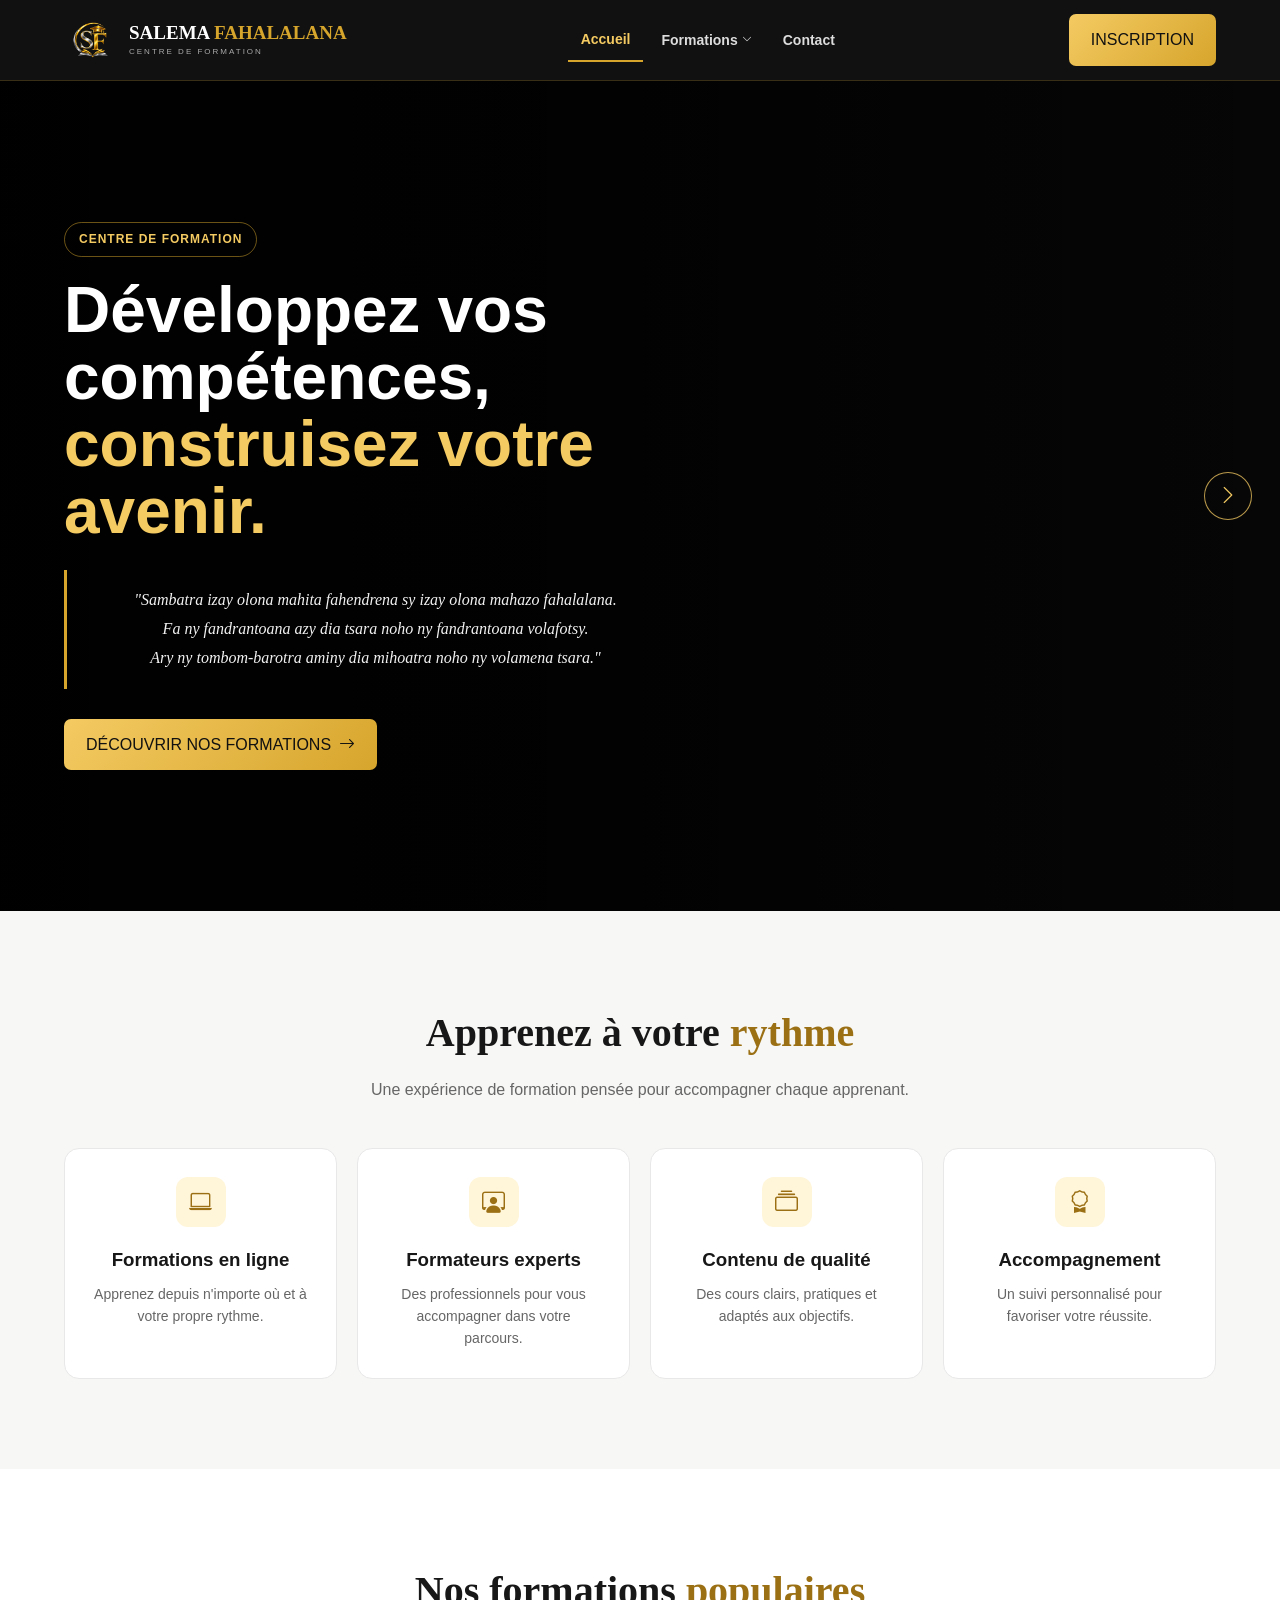
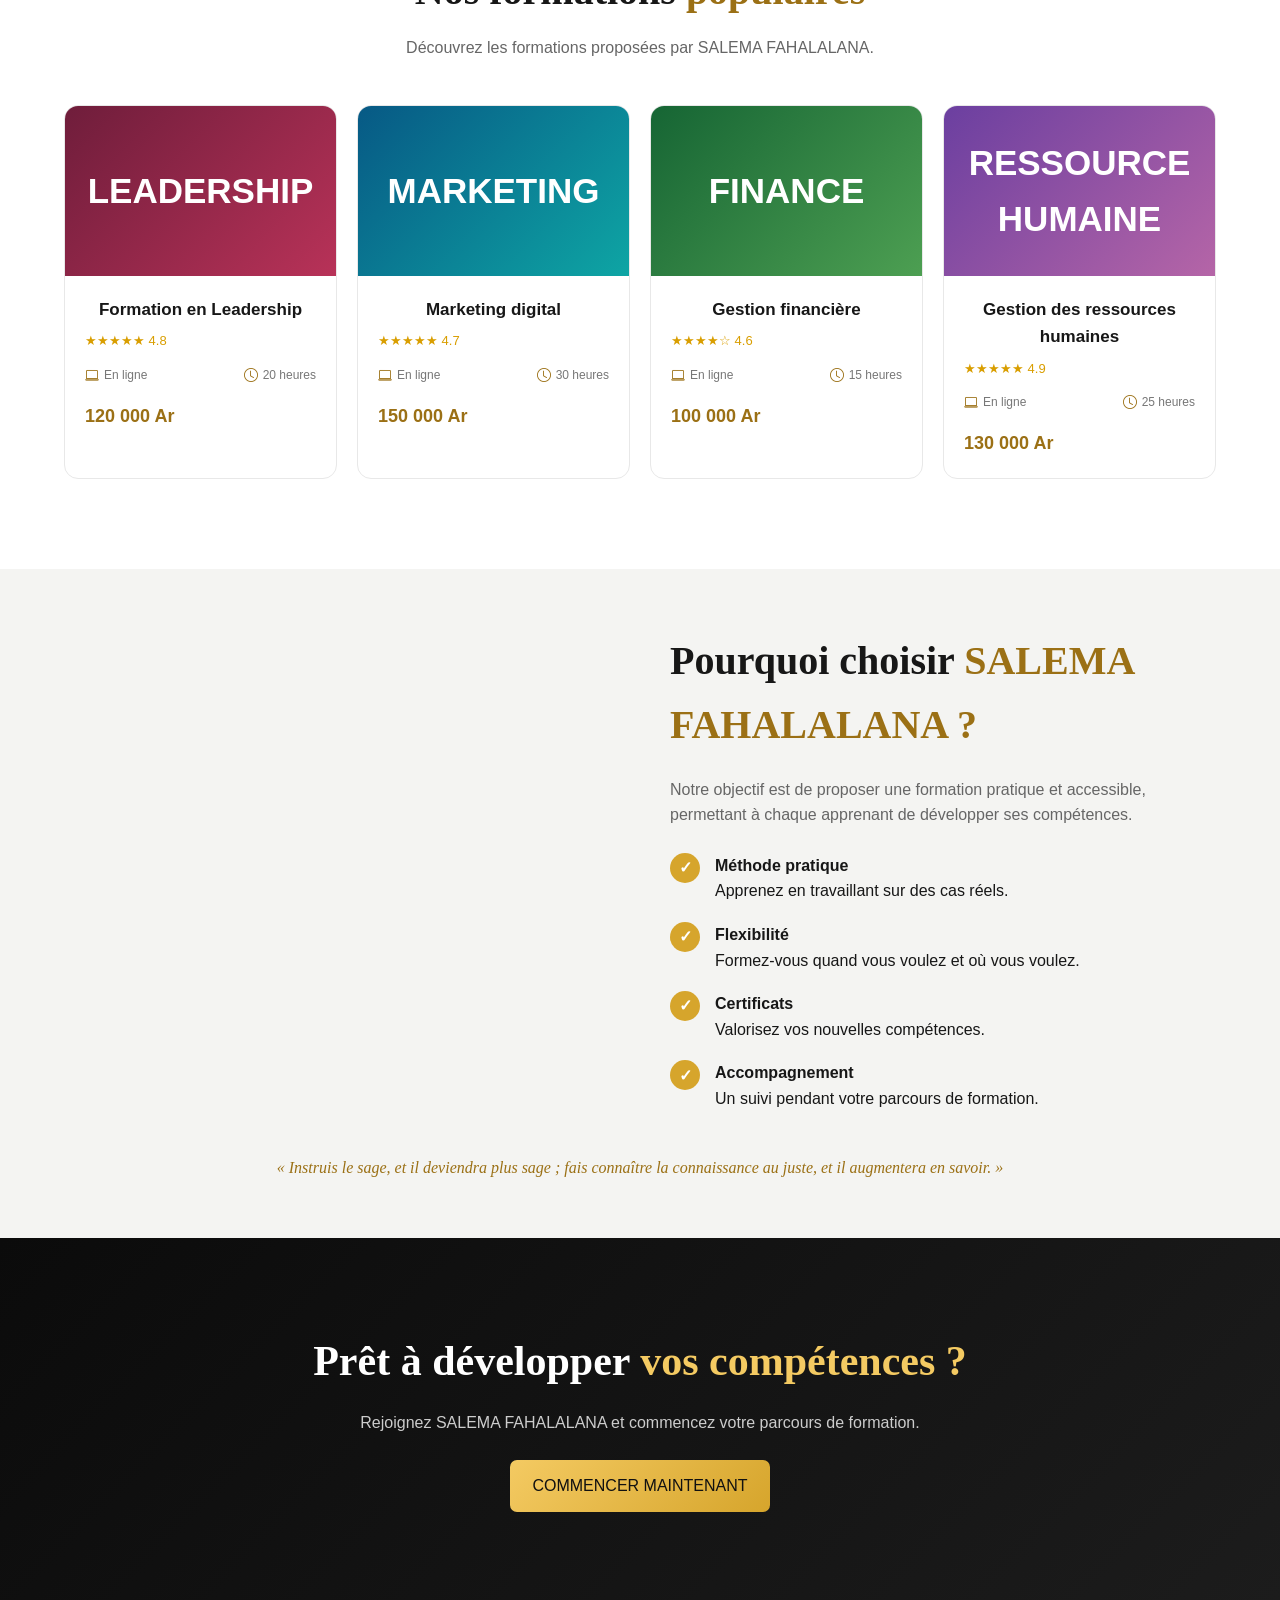
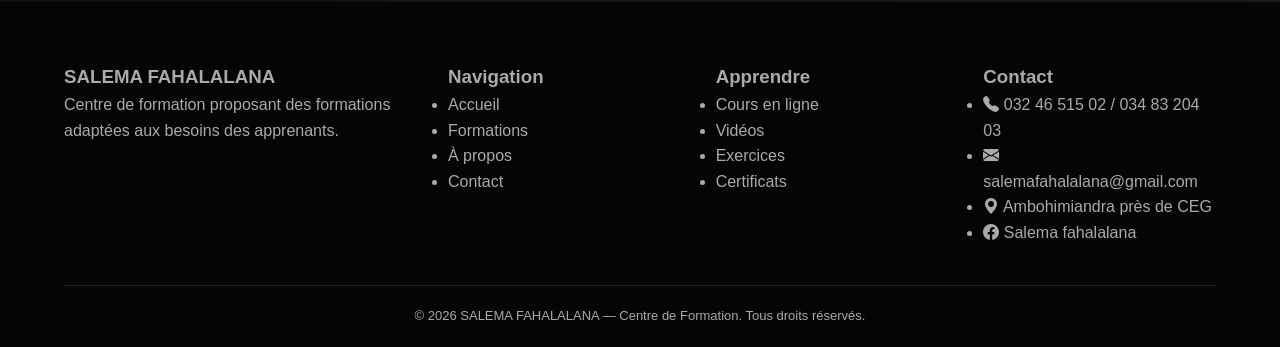
<file: index.html>
<!DOCTYPE html>
<html lang="fr">
<head>
    <meta charset="UTF-8">
    <meta name="viewport" content="width=device-width, initial-scale=1.0">

    <title>SALEMA FAHALALANA - Centre de Formation</title>
    <link rel="stylesheet" href="style.css">
    <link rel="stylesheet" href="https://cdn.jsdelivr.net/npm/bootstrap-icons@1.11.3/font/bootstrap-icons.min.css">
</head>
<body>

<!-- =========================
     HEADER
========================= -->

<header>

    <div class="container navbar">

        <a href="#" class="logo">

            <img src="sf_logo.png" alt="Logo SF">

            <div class="logo-text">

                <strong>
                    SALEMA <span>FAHALALANA</span>
                </strong>

                <small>
                    CENTRE DE FORMATION
                </small>

            </div>

        </a>

        <nav aria-label="Navigation principale">
            <ul>

                <li>
                    <a href="#accueil" class="active">
                        Accueil
                    </a>
                </li>

                <li class="formations-menu">
                    <button type="button" class="formations-toggle" aria-expanded="false" aria-controls="formations-list">
                        Formations <i class="bi bi-chevron-down nav-chevron" aria-hidden="true"></i>
                    </button>
                    <ul class="formations-list" id="formations-list">
                        <li><a href="formations.html#marketing">Marketing</a></li>
                        <li><a href="formations.html#ressource-humaine">Ressource Humaine</a></li>
                        <li><a href="formations.html#leadership">Leadership</a></li>
                        <li><a href="formations.html#finance">Finance</a></li>
                        <li><a href="formations.html#management">Management</a></li>
                        <li><a href="formations.html#developpement-personnel">Développement Personnel</a></li>
                        <li><a href="formations.html#comptabilite">Comptabilité</a></li>
                    </ul>
                </li>

                <li>
                    <a href="#contact">
                        Contact
                    </a>
                </li>

            </ul>

        </nav>


        <button class="mobile-menu" type="button" aria-label="Ouvrir le menu" onclick="toggleMenu()">
            <i class="bi bi-list" aria-hidden="true"></i>
            <span class="sr-only">Ouvrir le menu</span>
        </button>


        <button type="button" class="btn btn-gold" id="open-registration" aria-haspopup="dialog" aria-controls="registration-modal">
            INSCRIPTION
        </button>

    </div>

</header>



<!-- =========================
     HERO
========================= -->

<section class="hero" id="accueil">

    <div class="hero-slides" aria-hidden="true">
        <div class="hero-slide is-active" style="background-image: url('https://images.unsplash.com/photo-1556761175-b413da4baf72?auto=format&fit=crop&w=1800&q=85');"></div>
        <div class="hero-slide" style="background-image: url('https://images.unsplash.com/photo-1542744173-8e7e53415bb0?auto=format&fit=crop&w=1800&q=85');"></div>
        <div class="hero-slide" style="background-image: url('https://images.unsplash.com/photo-1528605248644-14dd04022da1?auto=format&fit=crop&w=1800&q=85');"></div>
        <div class="hero-slide" style="background-image: url('https://images.unsplash.com/photo-1551836022-d5d88e9218df?auto=format&fit=crop&w=1800&q=85');"></div>
        <div class="hero-slide" style="background-image: url('https://images.unsplash.com/photo-1556761175-5973dc0f32e7?auto=format&fit=crop&w=1800&q=85');"></div>
        <div class="hero-slide" style="background-image: url('https://images.unsplash.com/photo-1531482615713-2afd69097998?auto=format&fit=crop&w=1800&q=85');"></div>
        <div class="hero-slide" style="background-image: url('https://images.unsplash.com/photo-1516321318423-f06f85e504b3?auto=format&fit=crop&w=1800&q=85');"></div>
        <div class="hero-slide" style="background-image: url('https://images.unsplash.com/photo-1523240795612-9a054b0db644?auto=format&fit=crop&w=1800&q=85');"></div>
        <div class="hero-slide" style="background-image: url('https://images.unsplash.com/photo-1517245386807-bb43f82c33c4?auto=format&fit=crop&w=1800&q=85');"></div>
        <div class="hero-slide" style="background-image: url('https://images.unsplash.com/photo-1556761175-4b46a572b786?auto=format&fit=crop&w=1800&q=85');"></div>
    </div>

    <div class="container hero-content">

        <div class="hero-text">

            <div class="badge">
                CENTRE DE FORMATION
            </div>

            <h1>
                Développez vos compétences,
                <span>construisez votre avenir.</span>
            </h1>

            <p class="biblical-principle">
                "Sambatra izay olona mahita fahendrena sy izay olona mahazo fahalalana.
                Fa ny fandrantoana azy dia tsara noho ny fandrantoana volafotsy.
                Ary ny tombom-barotra aminy dia mihoatra noho ny volamena tsara."
            </p>

            <div class="hero-buttons">

                <a href="#formations"
                   class="btn btn-gold">

                    DÉCOUVRIR NOS FORMATIONS
                    <i class="bi bi-arrow-right" aria-hidden="true"></i>
                </a>

            </div>

        </div>

    </div>

    <button class="hero-next" type="button" aria-label="Image suivante" title="Image suivante">
        <i class="bi bi-chevron-right" aria-hidden="true"></i>
    </button>

</section>



<!-- =========================
     AVANTAGES
========================= -->

<section id="formation">

    <div class="container">

        <div class="section-title">

            <h2>
                Apprenez à votre <span>rythme</span>
            </h2>

            <p>
                Une expérience de formation pensée
                pour accompagner chaque apprenant.
            </p>

        </div>


        <div class="advantages">


            <div class="advantage">

                <div class="advantage-icon">
                    <i class="bi bi-laptop"></i>
                </div>

                <h3>
                    Formations en ligne
                </h3>

                <p>
                    Apprenez depuis n'importe où
                    et à votre propre rythme.
                </p>

            </div>


            <div class="advantage">

                <div class="advantage-icon">
                    <i class="bi bi-person-workspace"></i>
                </div>

                <h3>
                    Formateurs experts
                </h3>

                <p>
                    Des professionnels pour vous
                    accompagner dans votre parcours.
                </p>

            </div>


            <div class="advantage">

                <div class="advantage-icon">
                    <i class="bi bi-collection"></i>
                </div>

                <h3>
                    Contenu de qualité
                </h3>

                <p>
                    Des cours clairs, pratiques
                    et adaptés aux objectifs.
                </p>

            </div>


            <div class="advantage">

                <div class="advantage-icon">
                    <i class="bi bi-award"></i>
                </div>

                <h3>
                    Accompagnement
                </h3>

                <p>
                    Un suivi personnalisé
                    pour favoriser votre réussite.
                </p>

            </div>

        </div>

    </div>

</section>



<!-- =========================
     FORMATIONS
========================= -->

<section class="formations" id="formations">

    <div class="container">

        <div class="section-title">

            <h2>
                Nos formations <span>populaires</span>
            </h2>

            <p>
                Découvrez les formations proposées
                par SALEMA FAHALALANA.
            </p>

        </div>


        <div class="formation-grid">


            <!-- LEADERSHIP -->

            <div class="course">

                <div class="course-image python">
                    LEADERSHIP
                </div>

                <div class="course-content">

                    <h3>
                        Formation en Leadership
                    </h3>

                    <div class="rating">
                        ★★★★★ 4.8
                    </div>

                    <div class="course-info">
                        <span><i class="bi bi-laptop" aria-hidden="true"></i> En ligne</span>
                        <span><i class="bi bi-clock" aria-hidden="true"></i> 20 heures</span>
                    </div>

                    <div class="price">
                        120 000 Ar
                    </div>

                </div>

            </div>



            <!-- MARKETING -->

            <div class="course">

                <div class="course-image web">
                    MARKETING
                </div>

                <div class="course-content">

                    <h3>
                        Marketing digital
                    </h3>

                    <div class="rating">
                        ★★★★★ 4.7
                    </div>

                    <div class="course-info">
                        <span><i class="bi bi-laptop" aria-hidden="true"></i> En ligne</span>
                        <span><i class="bi bi-clock" aria-hidden="true"></i> 30 heures</span>
                    </div>

                    <div class="price">
                        150 000 Ar
                    </div>

                </div>

            </div>



            <!-- FINANCE -->

            <div class="course">

                <div class="course-image excel">
                    FINANCE
                </div>

                <div class="course-content">

                    <h3>
                        Gestion financière
                    </h3>

                    <div class="rating">
                        ★★★★☆ 4.6
                    </div>

                    <div class="course-info">
                        <span><i class="bi bi-laptop" aria-hidden="true"></i> En ligne</span>
                        <span><i class="bi bi-clock" aria-hidden="true"></i> 15 heures</span>
                    </div>

                    <div class="price">
                        100 000 Ar
                    </div>

                </div>

            </div>



            <!-- RH -->

            <div class="course">

                <div class="course-image design">
                    RESSOURCE HUMAINE
                </div>

                <div class="course-content">

                    <h3>
                        Gestion des ressources humaines
                    </h3>

                    <div class="rating">
                        ★★★★★ 4.9
                    </div>

                    <div class="course-info">
                        <span><i class="bi bi-laptop" aria-hidden="true"></i> En ligne</span>
                        <span><i class="bi bi-clock" aria-hidden="true"></i> 25 heures</span>
                    </div>

                    <div class="price">
                        130 000 Ar
                    </div>

                </div>

            </div>

        </div>

    </div>

</section>



<!-- =========================
     POURQUOI NOUS
========================= -->

<section class="why" id="apropos">

    <div class="container why-grid">


        <div class="why-image"></div>


        <div class="why-content">

            <h2>
                Pourquoi choisir
                <span>SALEMA FAHALALANA ?</span>
            </h2>

            <p>
                Notre objectif est de proposer une
                formation pratique et accessible,
                permettant à chaque apprenant de
                développer ses compétences.
            </p>


            <ul class="why-list">

                <li>

                    <div class="check">
                        ✓
                    </div>

                    <div>
                        <strong>
                            Méthode pratique
                        </strong>

                        <p>
                            Apprenez en travaillant
                            sur des cas réels.
                        </p>
                    </div>

                </li>


                <li>

                    <div class="check">
                        ✓
                    </div>

                    <div>
                        <strong>
                            Flexibilité
                        </strong>

                        <p>
                            Formez-vous quand vous
                            voulez et où vous voulez.
                        </p>
                    </div>

                </li>


                <li>

                    <div class="check">
                        ✓
                    </div>

                    <div>
                        <strong>
                            Certificats
                        </strong>

                        <p>
                            Valorisez vos nouvelles
                            compétences.
                        </p>
                    </div>

                </li>


                <li>

                    <div class="check">
                        ✓
                    </div>

                    <div>
                        <strong>
                            Accompagnement
                        </strong>

                        <p>
                            Un suivi pendant votre
                            parcours de formation.
                        </p>
                    </div>

                </li>

            </ul>

        </div>

        <div class="why-quote-block">
            <p class="why-quote">
                « Instruis le sage, et il deviendra plus sage ; fais connaître
                la connaissance au juste, et il augmentera en savoir. »
            </p>
            <!-- <span class="why-reference">— Proverbes 9:9</span> -->
        </div>

    </div>

</section>



<!-- =========================
     CTA
========================= -->

<section class="cta" id="inscription">

    <div class="container">

        <h2>
            Prêt à développer
            <span>vos compétences ?</span>
        </h2>

        <p>
            Rejoignez SALEMA FAHALALANA
            et commencez votre parcours de formation.
        </p>

        <a href="https://www.facebook.com/profile.php?id=100064105414318"
           class="btn btn-gold">

            COMMENCER MAINTENANT

        </a>

    </div>

</section>



<!-- =========================
     FOOTER
========================= -->

<footer id="contact">

    <div class="container">

        <div class="footer-grid">


            <div>

                <h3>
                    SALEMA FAHALALANA
                </h3>

                <p>
                    Centre de formation proposant
                    des formations adaptées aux besoins
                    des apprenants.
                </p>

            </div>


            <div>

                <h3>
                    Navigation
                </h3>

                <ul>

                    <li>
                        <a href="#accueil">
                            Accueil
                        </a>
                    </li>

                    <li>
                        <a href="#formations">
                            Formations
                        </a>
                    </li>

                    <li>
                        <a href="#apropos">
                            À propos
                        </a>
                    </li>

                    <li>
                        <a href="#contact">
                            Contact
                        </a>
                    </li>

                </ul>

            </div>


            <div>

                <h3>
                    Apprendre
                </h3>

                <ul>

                    <li>
                        <a href="#">
                            Cours en ligne
                        </a>
                    </li>

                    <li>
                        <a href="#">
                            Vidéos
                        </a>
                    </li>

                    <li>
                        <a href="#">
                            Exercices
                        </a>
                    </li>

                    <li>
                        <a href="#">
                            Certificats
                        </a>
                    </li>

                </ul>

            </div>


            <div>

                <h3>
                    Contact
                </h3>

                <ul>

                    <li>
                        <i class="bi bi-telephone-fill"></i> 032 46 515 02 / 034 83 204 03 
                    </li>

                    <li>
                        <i class="bi bi-envelope-fill"></i> salemafahalalana@gmail.com
                    </li>

                    <li>
                        <i class="bi bi-geo-alt-fill"></i> Ambohimiandra près de CEG
                    </li>

                    <li>
                        <i class="bi bi-facebook"></i> Salema fahalalana
                    </li>

                </ul>

            </div>

        </div>


        <div class="copyright">

            © 2026 SALEMA FAHALALANA —
            Centre de Formation.
            Tous droits réservés.

        </div>

    </div>

</footer>

<div class="registration-modal" id="registration-modal" hidden>
    <div class="registration-dialog" role="dialog" aria-modal="true" aria-labelledby="registration-title">
        <div class="registration-header">
            <div>
                <span class="registration-kicker">SALEMA FAHALALANA</span>
                <h2 id="registration-title">Formulaire d'inscription</h2>
                <p>Renseignez vos informations pour préparer votre parcours.</p>
            </div>
            <button type="button" class="registration-close" id="close-registration" aria-label="Fermer la fenêtre">&times;</button>
        </div>

        <form id="registration-form">
            <div class="registration-fields">
                <label>
                    Nom
                    <input type="text" name="nom" autocomplete="family-name" required>
                </label>
                <label>
                    Prénom
                    <input type="text" name="prenom" autocomplete="given-name" required>
                </label>
                <fieldset class="registration-choice">
                    <legend>Sexe</legend>
                    <label><input type="radio" name="sexe" value="Femme" required> Femme</label>
                    <label><input type="radio" name="sexe" value="Homme"> Homme</label>
                    <label><input type="radio" name="sexe" value="Autre"> Autre</label>
                </fieldset>
                <label>
                    Date de naissance
                    <input type="date" name="date-naissance" autocomplete="bday" required>
                </label>
                <label class="registration-full">
                    Adresse
                    <input type="text" name="adresse" autocomplete="street-address" required>
                </label>
                <label>
                    Numéro de téléphone
                    <input type="tel" name="telephone" autocomplete="tel" inputmode="tel" required>
                </label>
                <label>
                    Adresse email
                    <input type="email" name="email" autocomplete="email" required>
                </label>
                <label class="registration-full">
                    Type de formation
                    <select name="formation" required>
                        <option value="" selected disabled>Choisissez une formation</option>
                        <option value="presentielle">Formation en présentiel</option>
                        <option value="individuelle">Formation individuelle</option>
                        <option value="groupe">Atelier par groupe</option>
                        <option value="en-ligne">Formation en ligne</option>
                    </select>
                </label>
                <label class="registration-full">
                    Date du rendez-vous <span class="optional">(facultatif)</span>
                    <input type="datetime-local" name="rendez-vous">
                </label>
            </div>

            <div class="registration-actions">
                <button type="button" class="registration-cancel" id="cancel-registration">Annuler</button>
                <button type="submit" class="btn btn-gold">Envoyer l'inscription</button>
            </div>
            <p class="registration-success" id="registration-success" role="status" hidden>Votre demande d'inscription a bien été enregistrée.</p>
            <div class="registration-record" id="registration-record" hidden>
                <h3>Votre enregistrement</h3>
                <p class="registration-location">Enregistré dans ce navigateur, sur cet appareil.</p>
                <dl id="registration-record-details"></dl>
            </div>
        </form>
    </div>
</div>



<!-- =========================
     JAVASCRIPT
========================= -->

<script>

function toggleMenu() {

    const menu = document.querySelector("nav ul");

    if (menu.style.display === "flex") {

        menu.style.display = "none";

    } else {

        menu.style.display = "flex";

        menu.style.flexDirection = "column";

        menu.style.position = "absolute";

        menu.style.top = "70px";

        menu.style.left = "0";

        menu.style.right = "0";

        menu.style.background = "#080808";

        menu.style.padding = "20px";

    }

}

function initFormationsMenu() {

    const toggle = document.querySelector(".formations-toggle");
    const list = document.querySelector("#formations-list");

    if (!toggle || !list) {
        return;
    }

    function closeFormationsMenu() {
        list.classList.remove("is-open");
        toggle.setAttribute("aria-expanded", "false");
    }

    toggle.addEventListener("click", () => {
        const isOpen = list.classList.toggle("is-open");
        toggle.setAttribute("aria-expanded", String(isOpen));
    });

    document.addEventListener("click", (event) => {
        if (!event.target.closest(".formations-menu")) {
            closeFormationsMenu();
        }
    });

    document.addEventListener("keydown", (event) => {
        if (event.key === "Escape") {
            closeFormationsMenu();
        }
    });
}

function initHeroCarousel() {

    const slides = Array.from(document.querySelectorAll(".hero-slide"));
    const nextButton = document.querySelector(".hero-next");

    if (slides.length < 2 || !nextButton) {
        return;
    }

    let activeIndex = slides.findIndex((slide) => slide.classList.contains("is-active"));

    if (activeIndex < 0) {
        activeIndex = 0;
        slides[activeIndex].classList.add("is-active");
    }

    function showNextSlide() {
        const nextIndex = (activeIndex + 1) % slides.length;
        slides[activeIndex].classList.remove("is-active");
        slides[activeIndex].classList.add("is-previous");
        slides[nextIndex].classList.remove("is-previous");
        slides[nextIndex].classList.add("is-active");

        window.setTimeout(() => {
            slides[activeIndex].classList.remove("is-previous");
        }, 1200);

        activeIndex = nextIndex;
    }

    nextButton.addEventListener("click", showNextSlide);

    window.setInterval(showNextSlide, 5000);
}

function initEventsCarousel() {

    const cards = Array.from(document.querySelectorAll(".events-grid > a.event-card"));

    if (!cards.length) {
        return;
    }

    function showRandomGroup() {

        const shuffledCards = [...cards];

        for (let index = shuffledCards.length - 1; index > 0; index -= 1) {
            const randomIndex = Math.floor(Math.random() * (index + 1));
            [shuffledCards[index], shuffledCards[randomIndex]] = [shuffledCards[randomIndex], shuffledCards[index]];
        }

        const visibleCards = shuffledCards.slice(0, 3);

        cards.forEach((card) => {
            card.classList.toggle("is-current", visibleCards.includes(card));
        });

        visibleCards.forEach((card) => {
            card.parentElement.append(card);
        });
    }

    showRandomGroup();

    window.setInterval(() => {
        showRandomGroup();
    }, 5000);

}

// function initRegistrationModal() {

//     const modal = document.querySelector("#registration-modal");
//     const openButton = document.querySelector("#open-registration");
//     const closeButton = document.querySelector("#close-registration");
//     const cancelButton = document.querySelector("#cancel-registration");
//     const form = document.querySelector("#registration-form");
//     const successMessage = document.querySelector("#registration-success");
//     const record = document.querySelector("#registration-record");
//     const recordDetails = document.querySelector("#registration-record-details");

//     if (!modal || !openButton || !closeButton || !cancelButton || !form) {
//         return;
//     }

//     function closeModal() {
//         modal.hidden = true;
//         document.body.classList.remove("modal-open");
//         openButton.focus();
//     }

//     openButton.addEventListener("click", () => {
//         modal.hidden = false;
//         document.body.classList.add("modal-open");
//         successMessage.hidden = true;
//         record.hidden = true;
//         window.setTimeout(() => form.querySelector("input")?.focus(), 0);
//     });

//     closeButton.addEventListener("click", closeModal);
//     cancelButton.addEventListener("click", closeModal);
//     modal.addEventListener("click", (event) => {
//         if (event.target === modal) {
//             closeModal();
//         }
//     });
//     document.addEventListener("keydown", (event) => {
//         if (event.key === "Escape" && !modal.hidden) {
//             closeModal();
//         }
//     });
//     form.addEventListener("submit", (event) => {
//         event.preventDefault();
//         const formData = new FormData(form);
//         const registration = Object.fromEntries(formData.entries());
//         const registrations = JSON.parse(localStorage.getItem("salema-inscriptions") || "[]");
//         registrations.push({ ...registration, dateEnregistrement: new Date().toISOString() });
//         localStorage.setItem("salema-inscriptions", JSON.stringify(registrations));

//         const labels = {
//             nom: "Nom",
//             prenom: "Prénom",
//             sexe: "Sexe",
//             "date-naissance": "Date de naissance",
//             adresse: "Adresse",
//             telephone: "Téléphone",
//             email: "Email",
//             formation: "Formation",
//             "rendez-vous": "Rendez-vous"
//         };
//         recordDetails.replaceChildren();
//         Object.entries(registration).forEach(([name, value]) => {
//             const term = document.createElement("dt");
//             const description = document.createElement("dd");
//             term.textContent = labels[name] || name;
//             description.textContent = value || "Non renseigné";
//             recordDetails.append(term, description);
//         });

//         successMessage.hidden = false;
//         record.hidden = false;
//         form.reset();
//     });
// }

function initRegistrationModal() {

    const modal = document.querySelector("#registration-modal");
    const openButton = document.querySelector("#open-registration");
    const closeButton = document.querySelector("#close-registration");
    const cancelButton = document.querySelector("#cancel-registration");
    const form = document.querySelector("#registration-form");
    const successMessage = document.querySelector("#registration-success");
    const record = document.querySelector("#registration-record");
    const recordDetails = document.querySelector("#registration-record-details");

    if (!modal || !openButton || !closeButton || !cancelButton || !form) {
        return;
    }

    function closeModal() {
        modal.hidden = true;
        document.body.classList.remove("modal-open");
        openButton.focus();
    }

    openButton.addEventListener("click", () => {
        modal.hidden = false;
        document.body.classList.add("modal-open");
        successMessage.hidden = true;
        record.hidden = true;

        window.setTimeout(() => {
            form.querySelector("input")?.focus();
        }, 0);
    });

    closeButton.addEventListener("click", closeModal);
    cancelButton.addEventListener("click", closeModal);

    modal.addEventListener("click", (event) => {
        if (event.target === modal) {
            closeModal();
        }
    });

    document.addEventListener("keydown", (event) => {
        if (event.key === "Escape" && !modal.hidden) {
            closeModal();
        }
    });

    form.addEventListener("submit", async (event) => {
        event.preventDefault();

        const formData = new FormData(form);
        const registration = Object.fromEntries(formData.entries());

        // Enregistrement local
        const registrations = JSON.parse(
            localStorage.getItem("salema-inscriptions") || "[]"
        );

        registrations.push({
            ...registration,
            dateEnregistrement: new Date().toISOString()
        });

        localStorage.setItem(
            "salema-inscriptions",
            JSON.stringify(registrations)
        );

        // Labels
        const labels = {
            nom: "Nom",
            prenom: "Prénom",
            sexe: "Sexe",
            "date-naissance": "Date de naissance",
            adresse: "Adresse",
            telephone: "Téléphone",
            email: "Email",
            formation: "Formation",
            "rendez-vous": "Rendez-vous"
        };

        // Affichage de l'enregistrement
        recordDetails.replaceChildren();

        Object.entries(registration).forEach(([name, value]) => {

            const term = document.createElement("dt");
            const description = document.createElement("dd");

            term.textContent = labels[name] || name;
            description.textContent = value || "Non renseigné";

            recordDetails.append(term, description);
        });

        // Création du message Messenger
        const message = `Bonjour, je souhaite m'inscrire à une formation.

Nom : ${registration.nom}
Prénom : ${registration.prenom}
Sexe : ${registration.sexe}
Date de naissance : ${registration["date-naissance"]}
Adresse : ${registration.adresse}
Téléphone : ${registration.telephone}
Email : ${registration.email}
Formation : ${registration.formation}
Rendez-vous : ${registration["rendez-vous"] || "Non renseigné"}

Merci.`;

        // Copier le message
        try {
            await navigator.clipboard.writeText(message);

            alert(
                "Votre inscription est prête. Le message a été copié. " +
                "Messenger va s'ouvrir. Collez le message puis envoyez-le."
            );

        } catch (error) {

            alert(
                "Messenger va s'ouvrir. Copiez vos informations avant de les envoyer."
            );
        }

        // Ouvrir Messenger
        window.open(
            "https://m.me/113724336684758",
            "_blank"
        );

        // Message de succès
        successMessage.textContent =
            "Votre inscription est prête. Envoyez le message sur Messenger pour terminer.";

        successMessage.hidden = false;
        record.hidden = false;

        // Réinitialiser le formulaire
        form.reset();
    });
}
function swapHomeSections() {

    const events = document.querySelector(".events");
    const advantages = document.querySelector("#formation");

    if (events && advantages) {
        events.before(advantages);
    }

}

swapHomeSections();

initHeroCarousel();

initEventsCarousel();

initRegistrationModal();

initFormationsMenu();

</script>


</body>
</html>
</file>
<file: style.css>
/* =========================
           VARIABLES
        ========================= */

        :root {
            --gold: #d6a52c;
            --gold-light: #f4ca62;
            --gold-dark: #9b7015;

            --black: #080808;
            --black-light: #151515;

            --white: #ffffff;
            --gray: #666;
            --light: #f7f7f5;

            --border: #e8e8e8;
        }


        /* =========================
           RESET
        ========================= */

        * {
            margin: 0;
            padding: 0;
            box-sizing: border-box;
        }

        html {
            scroll-behavior: smooth;
        }

        body {
            font-family: Arial, Helvetica, sans-serif;
            background: var(--light);
            color: #171717;
            line-height: 1.6;
        }

        body.modal-open {
            overflow: hidden;
        }

        a {
            text-decoration: none;
            color: inherit;
        }

        img {
            max-width: 100%;
        }

        .container {
            width: 90%;
            max-width: 1250px;
            margin: auto;
        }


        /* =========================
           HEADER
        ========================= */

        header {
            position: sticky;
            top: 0;
            z-index: 1000;

            background: rgba(8, 8, 8, 0.96);
            backdrop-filter: blur(10px);

            border-bottom: 1px solid rgba(214, 165, 44, 0.2);
        }

        .navbar {
            height: 80px;

            display: flex;
            align-items: center;
            justify-content: space-between;

            gap: 30px;
        }


        /* LOGO */

        .logo {
            display: flex;
            align-items: center;
            gap: 10px;
        }

        .logo img {
            width: 55px;
            height: 55px;
            object-fit: contain;
        }

        .logo-text {
            line-height: 1.1;
        }

        .logo-text strong {
            display: block;

            font-family: Georgia, serif;
            font-size: 19px;

            color: white;
        }

        .logo-text span {
            color: var(--gold);
        }

        .logo-text small {
            display: block;

            margin-top: 4px;

            color: #aaa;

            font-size: 8px;
            letter-spacing: 2px;
        }


        /* =========================
           MENU
        ========================= */

        nav ul {
            list-style: none;

            display: flex;
            align-items: center;
            gap: 5px;
        }

        nav ul li a {
            display: block;

            padding: 10px 13px;

            color: #ddd;

            font-size: 14px;
            font-weight: 600;

            transition: 0.3s;
        }

        nav ul li a:hover {
            color: var(--gold-light);
        }

        nav ul li a.active {
            color: var(--gold-light);
            border-bottom: 2px solid var(--gold);
        }

        .formations-menu {
            position: relative;
        }

        .formations-toggle {
            display: flex;
            align-items: center;
            padding: 10px 13px;
            border: 0;
            background: transparent;
            color: #ddd;
            font: inherit;
            font-size: 14px;
            font-weight: 600;
            cursor: pointer;
        }

        .formations-toggle:hover,
        .formations-toggle[aria-expanded="true"] {
            color: var(--gold-light);
        }

        .formations-toggle[aria-expanded="true"] .nav-chevron {
            transform: rotate(180deg);
        }

        .formations-list {
            position: absolute;
            top: calc(100% + 8px);
            left: 0;
            z-index: 10;
            display: none;
            min-width: 235px;
            padding: 8px 0;
            border: 1px solid rgba(214, 165, 44, 0.35);
            border-radius: 7px;
            background: #151515;
            box-shadow: 0 14px 30px rgba(0, 0, 0, 0.35);
        }

        .formations-list.is-open {
            display: block;
        }

        nav ul .formations-list li a {
            padding: 9px 16px;
            color: #ddd;
            font-size: 13px;
            font-weight: 500;
            white-space: nowrap;
        }

        nav ul .formations-list li a:hover,
        nav ul .formations-list li a:focus-visible {
            background: rgba(214, 165, 44, 0.14);
            color: var(--gold-light);
        }

        .nav-chevron {
            margin-left: 4px;
            font-size: 10px;
            transition: transform 0.2s ease;
        }


        /* =========================
           BOUTONS
        ========================= */

        .btn {
            display: inline-flex;
            align-items: center;
            justify-content: center;

            padding: 13px 22px;

            border-radius: 7px;

            font-weight: bold;

            transition: 0.3s;

            cursor: pointer;

            border: 0;
            font: inherit;
        }

        .btn i {
            margin-left: 8px;
            line-height: 1;
        }

        .btn-gold {
            background: linear-gradient(
                135deg,
                var(--gold-light),
                var(--gold)
            );

            color: #111;
        }

        .btn-gold:hover {
            transform: translateY(-2px);

            box-shadow:
                0 10px 25px rgba(214, 165, 44, 0.3);
        }

        .registration-modal[hidden] {
            display: none;
        }

        .registration-modal {
            position: fixed;
            inset: 0;
            z-index: 2000;
            display: grid;
            place-items: center;
            padding: 20px;
            background: rgba(0, 0, 0, 0.72);
        }

        .registration-dialog {
            width: min(720px, 100%);
            max-height: min(760px, 92vh);
            overflow-y: auto;
            padding: 30px;
            border-top: 4px solid var(--gold);
            border-radius: 12px;
            background: var(--white);
            box-shadow: 0 24px 70px rgba(0, 0, 0, 0.38);
            animation: registration-dialog-in 0.22s ease-out;
        }

        .registration-header {
            display: flex;
            justify-content: space-between;
            gap: 20px;
            margin-bottom: 24px;
        }

        .registration-kicker {
            color: var(--gold-dark);
            font-size: 11px;
            font-weight: 700;
            letter-spacing: 1.5px;
        }

        .registration-header h2 {
            margin-top: 4px;
            color: #171717;
            font-family: Georgia, serif;
            font-size: 30px;
            line-height: 1.15;
        }

        .registration-header p {
            margin-top: 7px;
            color: var(--gray);
            font-size: 14px;
        }

        .registration-close {
            width: 36px;
            height: 36px;
            flex: 0 0 auto;
            border: 0;
            border-radius: 50%;
            background: #f1f1ed;
            color: #333;
            font-size: 25px;
            line-height: 1;
            cursor: pointer;
        }

        .registration-close:hover,
        .registration-close:focus-visible {
            background: var(--gold);
        }

        .registration-fields {
            display: grid;
            grid-template-columns: repeat(2, minmax(0, 1fr));
            gap: 17px;
        }

        .registration-fields label,
        .registration-choice legend {
            color: #333;
            font-size: 13px;
            font-weight: 700;
        }

        .registration-fields input:not([type="radio"]),
        .registration-fields select {
            width: 100%;
            margin-top: 6px;
            padding: 11px 12px;
            border: 1px solid #d8d8d2;
            border-radius: 6px;
            background: #fff;
            color: #171717;
            font: inherit;
        }

        .registration-fields input:focus,
        .registration-fields select:focus {
            border-color: var(--gold-dark);
            outline: 3px solid rgba(214, 165, 44, 0.2);
        }

        .registration-full {
            grid-column: 1 / -1;
        }

        .registration-choice {
            display: flex;
            align-items: end;
            flex-wrap: wrap;
            gap: 12px;
            padding: 0;
            border: 0;
        }

        .registration-choice legend {
            width: 100%;
            margin-bottom: 1px;
        }

        .registration-choice label {
            display: inline-flex;
            align-items: center;
            gap: 6px;
            font-weight: 400;
        }

        .registration-choice input {
            accent-color: var(--gold-dark);
        }

        .optional {
            color: var(--gray);
            font-size: 11px;
            font-weight: 400;
        }

        .registration-actions {
            display: flex;
            justify-content: flex-end;
            align-items: center;
            gap: 12px;
            margin-top: 26px;
        }

        .registration-cancel {
            padding: 12px 16px;
            border: 0;
            background: transparent;
            color: #555;
            font-weight: 700;
            cursor: pointer;
        }

        .registration-cancel:hover {
            color: #111;
        }

        .registration-success {
            margin-top: 16px;
            padding: 10px 12px;
            border-left: 3px solid #3b7d4a;
            background: #edf7ef;
            color: #245a30;
            font-size: 14px;
        }

        .registration-record {
            margin-top: 18px;
            padding: 16px;
            border: 1px solid #e3d7b3;
            border-radius: 7px;
            background: #fffaf0;
        }

        .registration-record h3 {
            color: #171717;
            font-family: Georgia, serif;
            font-size: 20px;
        }

        .registration-location {
            margin-top: 3px;
            color: var(--gray);
            font-size: 12px;
        }

        .registration-record dl {
            display: grid;
            grid-template-columns: minmax(130px, 0.7fr) 1fr;
            gap: 7px 14px;
            margin-top: 14px;
            font-size: 13px;
        }

        .registration-record dt {
            color: #725919;
            font-weight: 700;
        }

        .registration-record dd {
            overflow-wrap: anywhere;
            color: #333;
        }

        @keyframes registration-dialog-in {
            from { opacity: 0; transform: translateY(10px) scale(0.98); }
            to { opacity: 1; transform: translateY(0) scale(1); }
        }

        @media (max-width: 600px) {
            .registration-modal {
                padding: 10px;
            }

            .registration-dialog {
                max-height: 96vh;
                padding: 22px 18px;
            }

            .registration-header h2 {
                font-size: 25px;
            }

            .registration-fields {
                grid-template-columns: 1fr;
                gap: 14px;
            }

            .registration-full {
                grid-column: auto;
            }

            .registration-actions {
                align-items: stretch;
                flex-direction: column-reverse;
            }

            .registration-actions .btn,
            .registration-cancel {
                width: 100%;
            }

            .registration-record dl {
                grid-template-columns: 1fr;
                gap: 2px;
            }

            .registration-record dd {
                margin-bottom: 6px;
            }
        }

        /* =========================
           HERO
        ========================= */

        .hero {
            position: relative;
            min-height: 650px;
            overflow: hidden;
            background: #080808;
            color: white;
        }

        .hero::before {
            content: "";
            position: absolute;
            inset: 0;
            z-index: 1;
            background: linear-gradient(90deg, rgba(0, 0, 0, 0.96) 0%, rgba(0, 0, 0, 0.82) 42%, rgba(0, 0, 0, 0.28) 100%);
        }

        .hero-slides,
        .hero-slide {
            position: absolute;
            inset: 0;
        }

        .hero-slide {
            opacity: 0;
            transform: translateX(100%);
            background-position: center;
            background-size: cover;
            transition: opacity 1.2s ease, transform 1.2s ease;
        }

        .hero-slide.is-active {
            opacity: 1;
            transform: translateX(0);
        }

        .hero-slide.is-previous {
            opacity: 0;
            transform: translateX(-100%);
        }

        .hero-content {
            position: relative;
            z-index: 2;
            min-height: 650px;

            display: flex;
            align-items: center;
        }

        .hero-text {
            max-width: 650px;
        }

        .badge {
            display: inline-block;

            padding: 7px 14px;

            margin-bottom: 20px;

            border: 1px solid rgba(214,165,44,0.5);

            border-radius: 30px;

            color: var(--gold-light);

            font-size: 12px;
            font-weight: bold;

            letter-spacing: 1px;
        }

        .hero h1 {
            font-size: clamp(40px, 5vw, 68px);

            line-height: 1.05;

            margin-bottom: 25px;
        }

        .hero h1 span {
            color: var(--gold-light);
        }

        .hero p {
            max-width: 600px;

            color: #ddd;

            font-size: 14px;

            margin-bottom: 30px;
        }

        .hero .biblical-principle {
            max-width: 620px;
            padding: 16px 22px;
            border-left: 3px solid var(--gold);
            color: #f1f1f1;
            font-family: Georgia, serif;
            font-size: 16px;
            font-style: italic;
            line-height: 1.8;
            text-align: center;
            text-wrap: balance;
        }

        .hero-buttons {
            display: flex;
            gap: 15px;
            flex-wrap: wrap;
        }

        .hero-next {
            position: absolute;
            top: 50%;
            right: 28px;
            z-index: 3;

            width: 48px;
            height: 48px;

            display: flex;
            align-items: center;
            justify-content: center;

            border: 1px solid rgba(244, 202, 98, 0.75);
            border-radius: 50%;

            color: var(--gold-light);
            background: rgba(8, 8, 8, 0.5);

            font-size: 20px;
            cursor: pointer;
            transform: translateY(-50%);
            transition: 0.3s ease;
        }

        .hero-next:hover,
        .hero-next:focus-visible {
            color: var(--black);
            background: var(--gold-light);
            transform: translateY(-50%) translateX(-4px);
        }

        .hero-next:focus-visible {
            outline: 2px solid white;
            outline-offset: 4px;
        }


        /* =========================
           ÉVÉNEMENTS
        ========================= */

        /* =========================
           SECTION
        ========================= */

        section {
            padding: 90px 0;
        }

        .section-title {
            text-align: center;

            max-width: 700px;

            margin: 0 auto 45px;
        }

        .section-title h2 {
            font-family: Georgia, serif;

            font-size: 40px;

            margin-bottom: 12px;
        }

        .section-title h2 span {
            color: var(--gold-dark);
        }

        .section-title p {
            color: var(--gray);
        }


        /* =========================
           AVANTAGES
        ========================= */

        .advantages {
            display: grid;

            grid-template-columns: repeat(4, 1fr);

            gap: 20px;
        }

        .advantage {
            background: white;

            padding: 28px;

            border-radius: 15px;

            border: 1px solid var(--border);

            transition: 0.3s;
        }

        .advantage:hover {
            transform: translateY(-5px);

            box-shadow:
                0 15px 35px rgba(0,0,0,0.08);
        }

        .advantage-icon {
            width: 50px;
            height: 50px;

            display: flex;
            align-items: center;
            justify-content: center;

            background: #fff5d9;

            border-radius: 12px;

            font-size: 23px;

            margin-bottom: 18px;
            margin-left: auto;
            margin-right: auto;
        }

        .advantage-icon i {
            color: var(--gold-dark);
            line-height: 1;
        }

        .advantage h3 {
            margin-bottom: 8px;
            text-align: center;
        }

        .advantage p {
            color: var(--gray);
            text-align: center;
            font-size: 14px;
        }


        /* =========================
           FORMATIONS
        ========================= */

        .formations {
            background: white;
        }

        .formations .section-title,
        .formations .course-content h3 {
            text-align: center;
        }

        .formation-grid {
            display: grid;

            grid-template-columns: repeat(4, 1fr);

            gap: 20px;
        }

        .course {
            background: white;

            border: 1px solid var(--border);

            border-radius: 14px;

            overflow: hidden;

            transition: 0.3s;
        }

        .course:hover {
            transform: translateY(-6px);

            box-shadow:
                0 15px 35px rgba(0,0,0,0.12);
        }

        .course-image {
            height: 170px;

            background: #111;

            display: flex;

            align-items: center;
            justify-content: center;

            color: white;

            font-size: 35px;

            font-weight: bold;
        }

        .python {
            background:
                linear-gradient(
                    135deg,
                    #6f1d3b,
                    #b83258
                );
        }

        .web {
            background:
                linear-gradient(
                    135deg,
                    #075985,
                    #0ea5a4
                );
        }

        .excel {
            background:
                linear-gradient(
                    135deg,
                    #166534,
                    #4d9f52
                );
        }

        .design {
            background:
                linear-gradient(
                    135deg,
                    #6b3fa0,
                    #b565a7
                );
        }

        .course-image.design {
            text-align: center;
            padding: 0 12px;
        }

        .course-content {
            padding: 20px;
        }

        .course-content h3 {
            display: block;
            width: 100%;
            text-align: center;
            margin-bottom: 8px;
            font-size: 17px;
        }

        .rating {
            color: #d99e00;

            font-size: 13px;

            margin-bottom: 12px;
        }

        .course-info {
            display: flex;

            justify-content: space-between;

            color: #777;

            font-size: 12px;

            margin-bottom: 15px;
        }

        .course-info span {
            display: inline-flex;
            align-items: center;
            gap: 5px;
        }

        .course-info i {
            color: var(--gold-dark);
            font-size: 14px;
        }

        .price {
            color: var(--gold-dark);

            font-size: 18px;

            font-weight: bold;
        }


        /* =========================
           POURQUOI NOUS
        ========================= */

        .why {
            background: #f4f4f2;
            padding: 60px 0;
        }

        .why-grid {
            display: grid;

            grid-template-columns: 1fr 1fr;

            gap: 60px;

            row-gap: 25px;

            align-items: center;
        }

        .why-image {
            min-height: 420px;

            border-radius: 20px;

            background:
                url("https://images.unsplash.com/photo-1524178232363-1fb2b075b655")
                center/cover;
        }

        .why-content h2 {
            font-family: Georgia, serif;

            font-size: 40px;

            margin-bottom: 20px;
        }

        .why-content h2 span {
            color: var(--gold-dark);
        }

        .why-content > p {
            color: #666;

            margin-bottom: 25px;
        }

        .why-list {
            list-style: none;
        }

        .why-list li {
            display: flex;

            gap: 15px;

            margin-bottom: 18px;
        }

        .why-quote {
            margin: 5px 8px 2px;
            color: var(--gold-dark);
            font-family: Georgia, serif;
            font-style: italic;
            line-height: 1;
            text-align: center;
        }

        .why-quote-block {
            grid-column: 1 / -1;
            text-align: center;
        }

        .why-reference {
            display: block;
            color: #666;
            font-size: 13px;
            line-height: 1.2;
            text-align: center;
        }

        .check {
            min-width: 30px;
            height: 30px;

            display: flex;

            align-items: center;
            justify-content: center;

            border-radius: 50%;

            background: var(--gold);

            color: white;

            font-weight: bold;
        }


        /* =========================
           CTA
        ========================= */

        .cta {
            background:
                linear-gradient(
                    135deg,
                    #0b0b0b,
                    #1c1c1c
                );

            color: white;

            text-align: center;
        }

        .cta h2 {
            font-family: Georgia, serif;

            font-size: 42px;

            margin-bottom: 15px;
        }

        .cta h2 span {
            color: var(--gold-light);
        }

        .cta p {
            color: #ccc;

            max-width: 600px;

            margin: 0 auto 25px;
        }


        /* =========================
           FOOTER
        ========================= */

        footer {
            background: #050505;

            color: #aaa;

            padding: 60px 0 20px;
        }

        .footer-grid {
            display: grid;

            grid-template-columns: 1.5fr 1fr 1fr 1fr;

            gap: 35px;

            margin-bottom: 40px;
        }

        .footer h3 {
            color: white;

            margin-bottom: 15px;
        }

        .footer p {
            font-size: 14px;
        }

        .footer ul {
            list-style: none;
        }

        .footer li {
            margin-bottom: 9px;

            font-size: 14px;
        }

        .footer li a:hover {
            color: var(--gold-light);
        }

        .copyright {
            padding-top: 20px;

            border-top: 1px solid #222;

            text-align: center;

            font-size: 13px;
        }


        /* =========================
           MENU MOBILE
        ========================= */

        .mobile-menu {
            display: none;

            background: none;

            border: none;

            color: white;

            font-size: 28px;

            cursor: pointer;
        }

        .mobile-menu i {
            display: block;
            line-height: 1;
        }

        .sr-only {
            position: absolute;
            width: 1px;
            height: 1px;
            padding: 0;
            margin: -1px;
            overflow: hidden;
            clip: rect(0, 0, 0, 0);
            white-space: nowrap;
            border: 0;
        }


        /* =========================
           RESPONSIVE
        ========================= */

        @media (max-width: 1000px) {

            nav ul {
                display: none;
            }

            .mobile-menu {
                display: block;
            }

            .advantages {
                grid-template-columns: repeat(2, 1fr);
            }

            .formation-grid {
                grid-template-columns: repeat(2, 1fr);
            }

            .footer-grid {
                grid-template-columns: repeat(2, 1fr);
            }
        }


        @media (max-width: 700px) {

            .navbar {
                height: 70px;
            }

            .logo img {
                width: 45px;
                height: 45px;
            }

            .logo-text strong {
                font-size: 15px;
            }

            .logo-text small {
                font-size: 6px;
            }

            .hero {
                min-height: 600px;
            }

            .hero-content {
                min-height: 600px;
            }

            .hero h1 {
                font-size: 42px;
            }

            .hero p {
                font-size: 16px;
            }

            .events {
                margin-top: 0;
                padding-bottom: 60px;
            }

            .event-card {
                min-height: 240px;
            }

            .advantages,
            .formation-grid,
            .why-grid,
            .footer-grid {
                grid-template-columns: 1fr;
            }

            .why-image {
                min-height: 300px;
            }

            .cta h2 {
                font-size: 32px;
            }
        }
</file>
